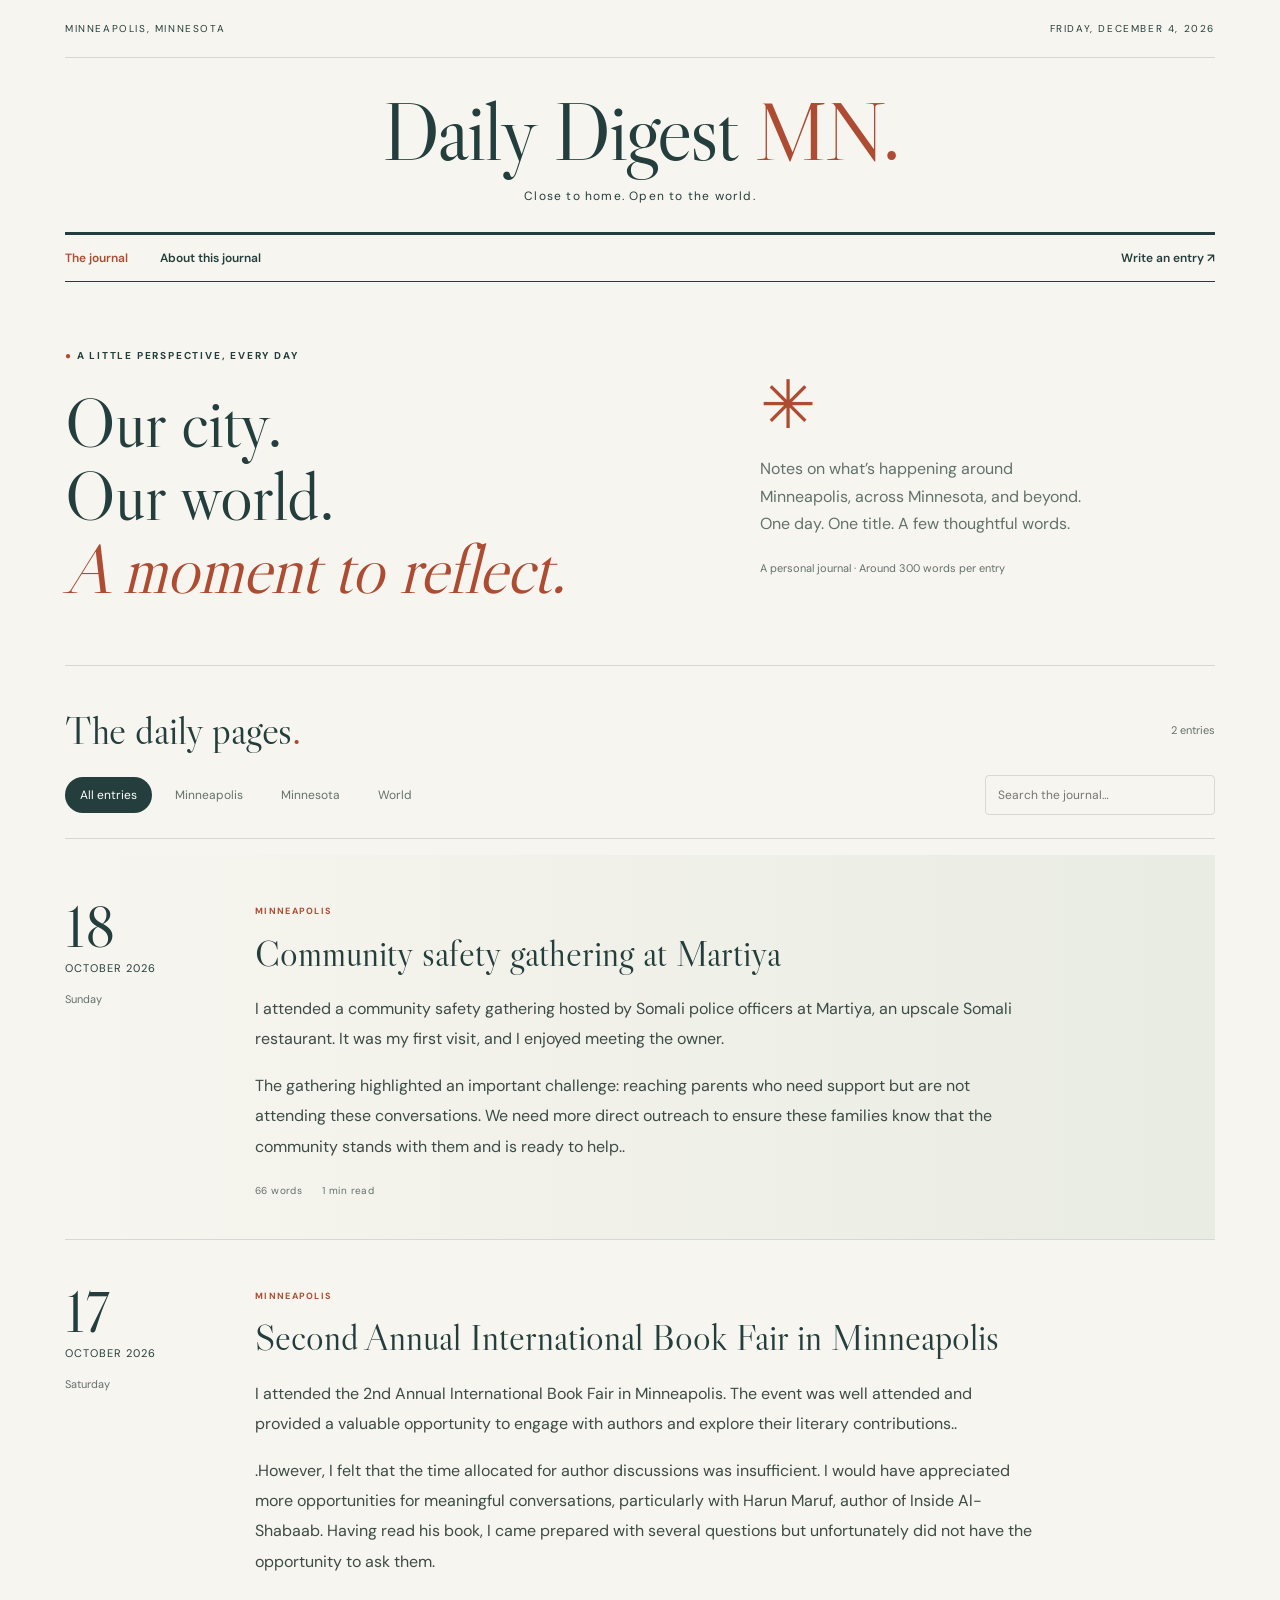
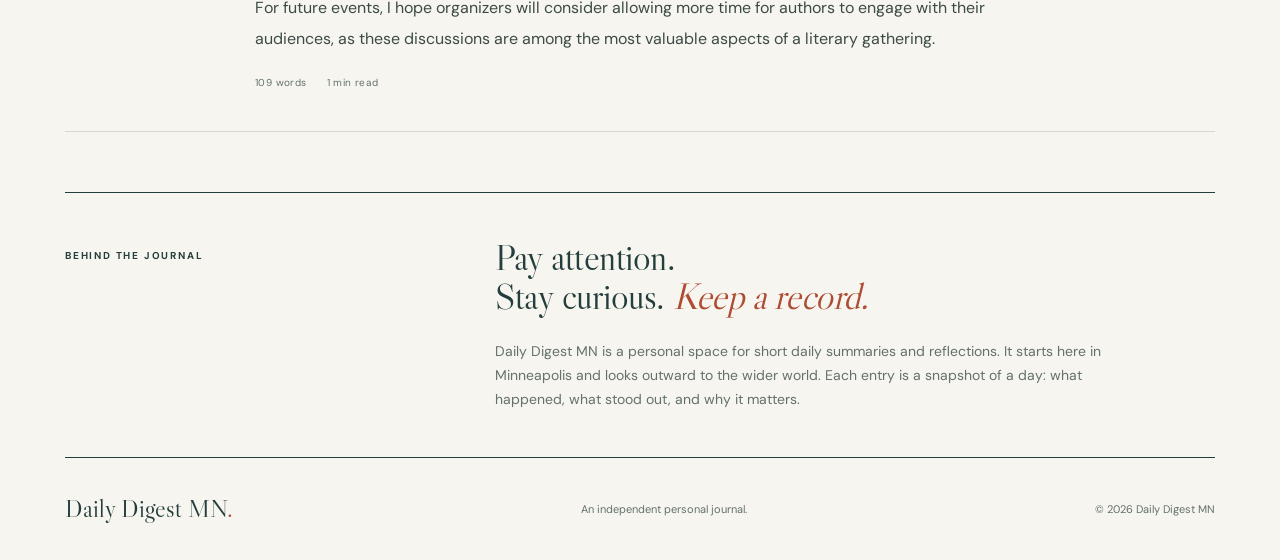
<file: index.html>
<!doctype html><html lang="en"><head><meta charset="utf-8"><meta name="viewport" content="width=device-width,initial-scale=1"><meta name="description" content="Daily Digest MN: a personal journal of Minneapolis, Minnesota, and the wider world, one thoughtful entry at a time."><title>Daily Digest MN — Close to home. Open to the world.</title><link rel="icon" href="favicon.svg"><link rel="stylesheet" href="styles.css"><script src="shared.js" defer></script><script src="app.js" defer></script></head><body><a class="skip" href="#journal">Skip to journal</a><header class="wrap"><div class="topline"><span>MINNEAPOLIS, MINNESOTA</span><span id="today">A DAILY JOURNAL</span></div><div class="masthead"><a href="./" class="wordmark">Daily Digest <em>MN</em><span class="dot">.</span></a><p>Close to home. Open to the world.</p></div><nav aria-label="Primary navigation"><a class="active" href="#journal">The journal</a><a href="#about">About this journal</a><a class="write-link" href="editor.html">Write an entry <span aria-hidden="true">↗</span></a></nav></header><main class="wrap"><section class="intro"><div><p class="eyebrow"><span class="dot">●</span> A LITTLE PERSPECTIVE, EVERY DAY</p><h1>Our city.<br>Our world.<br><em>A moment to reflect.</em></h1></div><div class="intro-aside"><div class="orb" aria-hidden="true">✳</div><p>Notes on what’s happening around Minneapolis, across Minnesota, and beyond. One day. One title. A few thoughtful words.</p><span class="small">A personal journal · Around 300 words per entry</span></div></section><section id="journal" aria-labelledby="journal-title"><div class="journal-heading"><h2 id="journal-title">The daily pages<span class="dot">.</span></h2><span id="entry-count" class="small"></span></div><div class="toolbar"><div class="filters" role="group" aria-label="Filter by topic"><button class="selected" data-topic="All" aria-pressed="true">All entries</button><button data-topic="Minneapolis" aria-pressed="false">Minneapolis</button><button data-topic="Minnesota" aria-pressed="false">Minnesota</button><button data-topic="World" aria-pressed="false">World</button></div><label class="search"><span class="sr-only">Search entries</span><input id="search" type="search" placeholder="Search the journal…"></label></div><p id="status" role="status">Opening the journal…</p><div id="entries"></div><button id="more" class="button secondary" hidden>Read earlier entries ↓</button><noscript><p>Please enable JavaScript to load the journal entries.</p></noscript></section><section class="about" id="about"><p class="eyebrow">BEHIND THE JOURNAL</p><h2>Pay attention.<br>Stay curious. <em>Keep a record.</em></h2><p>Daily Digest MN is a personal space for short daily summaries and reflections. It starts here in Minneapolis and looks outward to the wider world. Each entry is a snapshot of a day: what happened, what stood out, and why it matters.</p></section></main><footer class="wrap"><a class="footer-brand" href="./">Daily Digest MN<span class="dot">.</span></a><p>An independent personal journal.</p><span class="small">© <span id="year"></span> Daily Digest MN</span></footer></body></html>
</file>
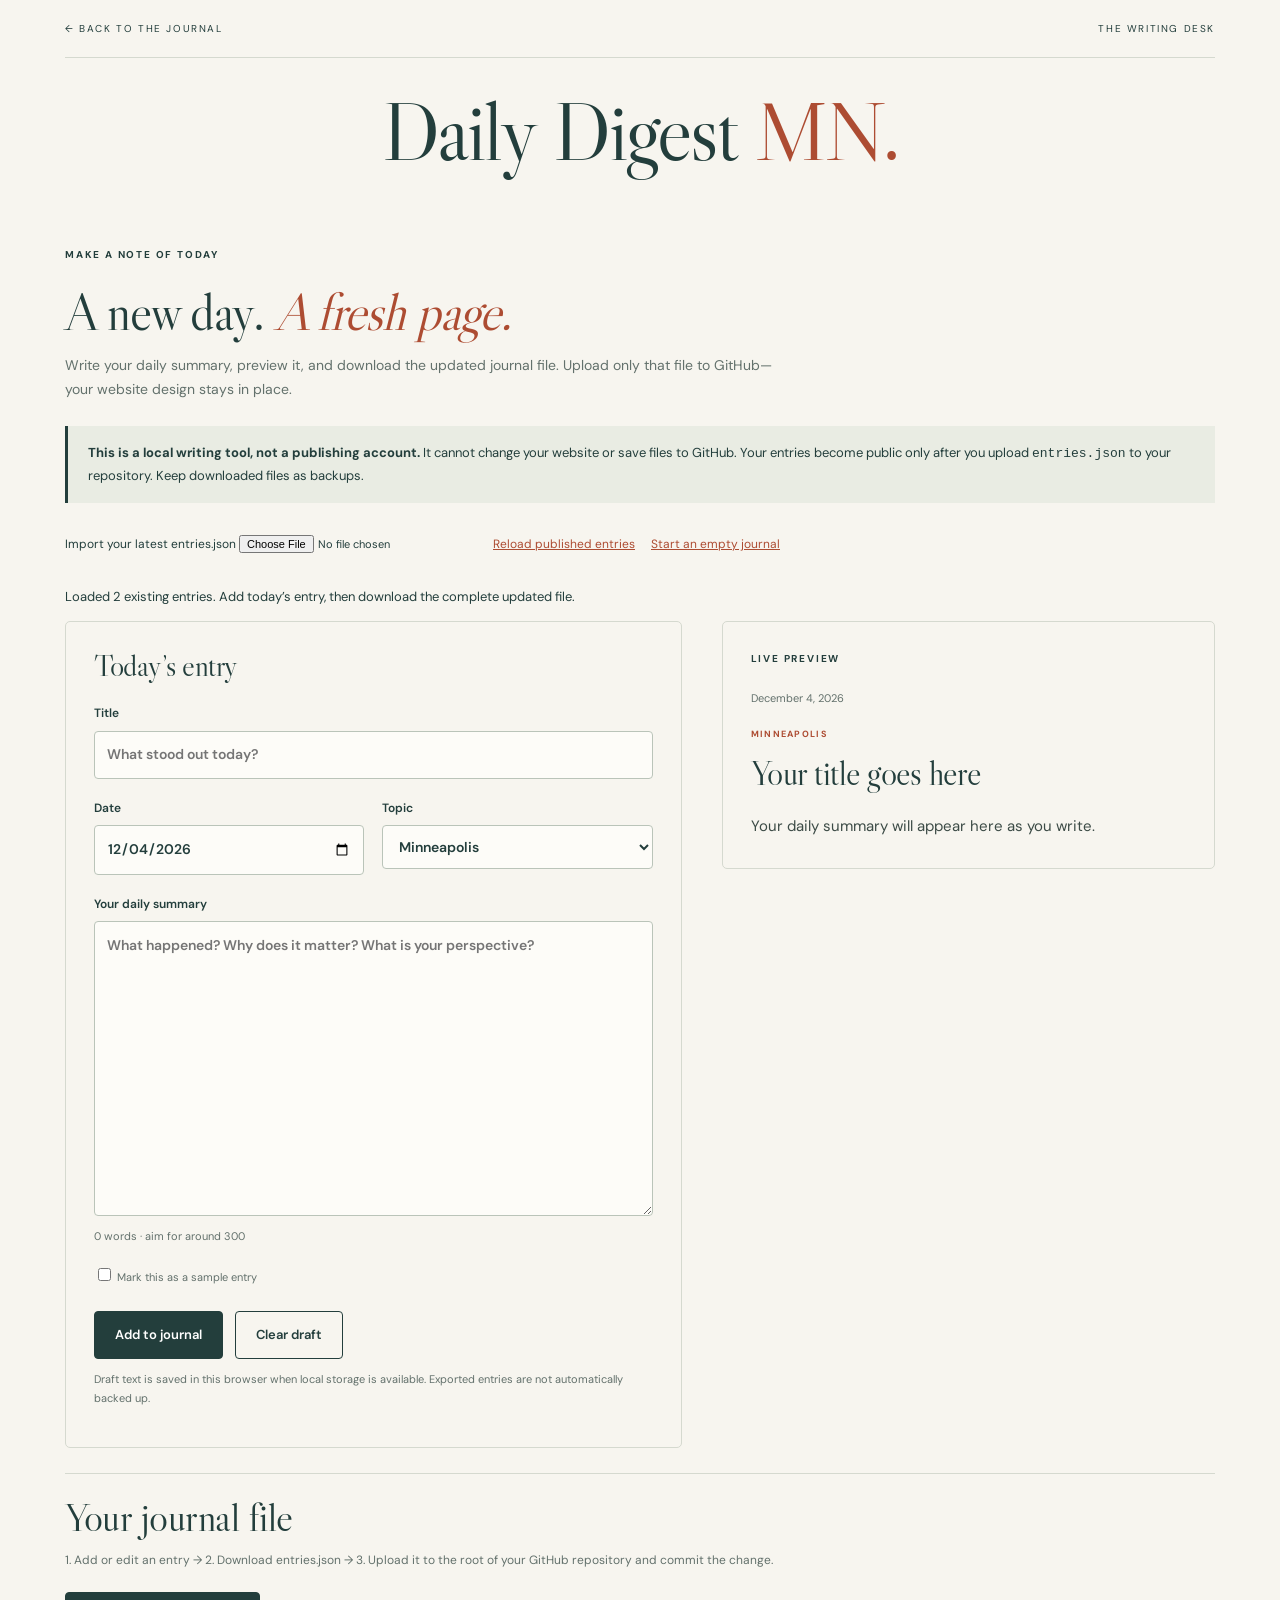
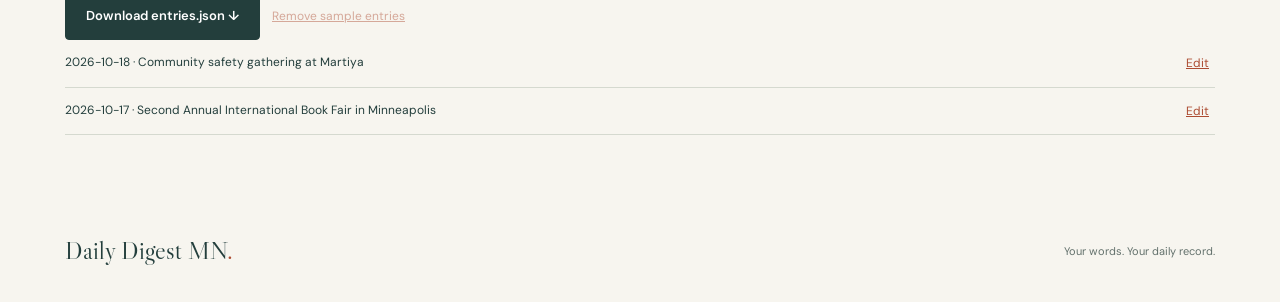
<file: editor.html>
<!doctype html><html lang="en"><head><meta charset="utf-8"><meta name="viewport" content="width=device-width,initial-scale=1"><title>Write an entry — Daily Digest MN</title><link rel="icon" href="favicon.svg"><link rel="stylesheet" href="styles.css"><script src="shared.js" defer></script><script src="editor.js" defer></script></head><body><header class="wrap"><div class="topline"><a href="./">← BACK TO THE JOURNAL</a><span>THE WRITING DESK</span></div><div class="masthead"><a class="wordmark" href="./">Daily Digest <em>MN</em><span class="dot">.</span></a></div></header><main class="wrap editor-main"><p class="eyebrow">MAKE A NOTE OF TODAY</p><h1 class="editor-title">A new day. <em>A fresh page.</em></h1><p class="editor-lead">Write your daily summary, preview it, and download the updated journal file. Upload only that file to GitHub—your website design stays in place.</p><div class="notice"><strong>This is a local writing tool, not a publishing account.</strong> It cannot change your website or save files to GitHub. Your entries become public only after you upload <code>entries.json</code> to your repository. Keep downloaded files as backups.</div><div class="load-tools"><label>Import your latest entries.json <input id="import" type="file" accept=".json,application/json"></label><button id="reload" class="text-button" type="button">Reload published entries</button><button id="new-journal" class="text-button" type="button">Start an empty journal</button></div><p id="editor-status" role="status">Loading existing entries…</p><div class="editor-grid"><section class="panel"><h2>Today’s entry</h2><form id="entry-form"><label class="field">Title<input id="title" maxlength="180" required placeholder="What stood out today?"></label><div class="two-fields"><label class="field">Date<input id="date" type="date" required></label><label class="field">Topic<select id="topic"><option>Minneapolis</option><option>Minnesota</option><option>World</option></select></label></div><label class="field">Your daily summary<textarea id="body" required placeholder="What happened? Why does it matter? What is your perspective?"></textarea></label><p id="word-count" class="word-count">0 words · aim for around 300</p><label class="helper"><input id="sample" type="checkbox"> Mark this as a sample entry</label><div class="editor-actions"><button class="button" id="save" type="submit" disabled>Add to journal</button><button class="button secondary" id="clear" type="button">Clear draft</button></div></form><p class="helper">Draft text is saved in this browser when local storage is available. Exported entries are not automatically backed up.</p></section><section class="panel" aria-labelledby="preview-label"><p class="eyebrow" id="preview-label">LIVE PREVIEW</p><p id="preview-date" class="small"></p><span id="preview-topic" class="topic"></span><h2 id="preview-title">Your title goes here</h2><div id="preview-body">Your daily summary will appear here as you write.</div></section></div><section class="collection"><h2>Your journal file</h2><p class="editor-flow">1. Add or edit an entry → 2. Download entries.json → 3. Upload it to the root of your GitHub repository and commit the change.</p><div class="editor-actions"><button class="button" id="download" disabled>Download entries.json ↓</button><button id="remove-samples" class="text-button" disabled>Remove sample entries</button></div><div id="saved-entries"></div></section></main><footer class="wrap"><a class="footer-brand" href="./">Daily Digest MN<span class="dot">.</span></a><p>Your words. Your daily record.</p></footer></body></html>
</file>
<file: styles.css>
@import url('https://fonts.googleapis.com/css2?family=DM+Sans:wght@400;500;600;700&family=Libre+Caslon+Display&display=swap');
:root{--paper:#f7f5ef;--ink:#233e3c;--muted:#63716c;--accent:#ad4c32;--line:#d5d9cf;--tint:#e9ece3}*{box-sizing:border-box}html{scroll-behavior:smooth;scroll-padding-top:25px}body{margin:0;background:var(--paper);color:var(--ink);font-family:'DM Sans',Arial,sans-serif;line-height:1.7}a{color:inherit;text-decoration:none}button,input,textarea,select{font:inherit}button,a,input,textarea,select{touch-action:manipulation}button{cursor:pointer}a:focus-visible,button:focus-visible,input:focus-visible,textarea:focus-visible,select:focus-visible{outline:3px solid var(--accent);outline-offset:4px}.wrap{width:calc(100% - 80px);max-width:1150px;margin:auto}.topline{display:flex;justify-content:space-between;padding:20px 0;border-bottom:1px solid var(--line);font-size:10px;letter-spacing:1.6px}.masthead{text-align:center;padding:27px 0 25px}.wordmark{font-family:'Libre Caslon Display',Georgia,serif;font-size:clamp(45px,6.8vw,83px);letter-spacing:-2px;line-height:1.1}.wordmark em{font-style:normal;color:var(--accent)}.dot{color:var(--accent)}.masthead p{font-size:12px;letter-spacing:1.2px;margin:10px 0 0}nav{display:flex;align-items:center;gap:32px;border-top:3px solid var(--ink);border-bottom:1px solid var(--ink);padding:13px 0;font-size:12px;font-weight:600}.write-link{margin-left:auto}.active{color:var(--accent)}.intro{display:grid;grid-template-columns:1.35fr 1fr;gap:80px;padding:65px 0 60px;border-bottom:1px solid var(--line);align-items:center}.eyebrow{font-size:10px;letter-spacing:1.8px;font-weight:700;margin:0 0 22px}h1,h2,h3{font-weight:400;line-height:1.06;font-family:'Libre Caslon Display',Georgia,serif;margin:0}h1{font-size:clamp(48px,5.4vw,69px);letter-spacing:-1px}h1 em,h2 em{font-weight:400;color:var(--accent)}.intro-aside{max-width:340px}.intro-aside p{font-size:16px;color:var(--muted)}.orb{font-size:67px;line-height:1;color:var(--accent)}.small{font-size:11px;color:var(--muted)}#journal{padding:43px 0 60px}.journal-heading{display:flex;align-items:center;justify-content:space-between;gap:15px}h2{font-size:40px;letter-spacing:-.5px}.toolbar{display:flex;gap:20px;align-items:center;justify-content:space-between;padding:23px 0;border-bottom:1px solid var(--line);margin-bottom:10px}.filters{display:flex;gap:8px;flex-wrap:wrap}.filters button{background:transparent;border:1px solid transparent;padding:7px 14px;border-radius:30px;color:var(--muted);font-size:12px}.filters button.selected{background:var(--ink);color:white}.search input{border:1px solid var(--line);background:transparent;border-radius:4px;padding:9px 12px;width:230px;font-size:12px;color:var(--ink)}.entry{display:grid;grid-template-columns:150px 1fr;gap:40px;padding:40px 0;border-bottom:1px solid var(--line);scroll-margin-top:25px}.date-day{font-family:'Libre Caslon Display',Georgia,serif;font-size:58px;line-height:1.1}.date-month{font-size:11px;letter-spacing:1px;text-transform:uppercase}.date-weekday{font-size:11px;color:var(--muted);margin-top:12px}.topic{display:inline-block;font-size:9px;font-weight:700;letter-spacing:1.3px;text-transform:uppercase;color:var(--accent);margin-bottom:12px}.entry h3{font-size:37px;max-width:800px;line-height:1.15}.entry h3 a:hover{color:var(--accent)}.entry-body{font-size:16px;line-height:1.9;max-width:780px;color:#3c4b46;margin:20px 0}.entry-body p{margin:0 0 16px}.entry-meta{font-size:10px;letter-spacing:.4px;color:var(--muted);display:flex;gap:20px;flex-wrap:wrap}.entry:first-child{background:linear-gradient(90deg,transparent,var(--tint));padding-right:26px}.sample-label{font-size:11px;background:#eee5d7;color:#76532e;padding:6px 10px;border-radius:4px;display:inline-block;margin-bottom:14px}.about{display:grid;grid-template-columns:1fr 2fr;gap:24px 70px;border-block:1px solid var(--ink);padding:45px 0}.about>.eyebrow{grid-row:span 2;margin-top:9px}.about p:last-child{max-width:650px;color:var(--muted);font-size:14px;margin:0}.about h2{font-size:37px}footer{padding:30px 0;display:flex;gap:25px;align-items:center;justify-content:space-between}footer p{font-size:11px;color:var(--muted)}.footer-brand{font-family:'Libre Caslon Display',Georgia,serif;font-size:25px}.button{display:inline-flex;justify-content:center;align-items:center;gap:12px;padding:12px 20px;border:1px solid var(--ink);border-radius:4px;background:var(--ink);color:white;font-size:13px;font-weight:600}.secondary{color:var(--ink);background:transparent}#more{margin-top:30px}.sr-only{position:absolute;width:1px;height:1px;overflow:hidden;clip:rect(0,0,0,0)}.skip{position:absolute;top:-100px;background:white;padding:12px;z-index:5}.skip:focus{top:10px}[hidden]{display:none!important}.editor-main{padding:45px 0 65px}.editor-title{font-size:52px}.editor-lead{max-width:720px;color:var(--muted);font-size:14px}.notice{background:var(--tint);border-left:3px solid var(--ink);padding:16px 20px;font-size:13px;margin:24px 0}.editor-grid{display:grid;grid-template-columns:1.25fr 1fr;gap:40px;align-items:start}.panel{border:1px solid var(--line);border-radius:5px;padding:28px}.panel h2{font-size:30px;margin-bottom:22px}.field{display:block;margin-bottom:19px;font-size:12px;font-weight:600}.field input,.field textarea,.field select{display:block;width:100%;border:1px solid #bac4b9;background:#fdfcf8;border-radius:4px;padding:11px 12px;margin-top:7px;color:var(--ink);font-size:14px}.field textarea{min-height:295px;resize:vertical;line-height:1.75}.two-fields{display:grid;grid-template-columns:1fr 1fr;gap:18px}.editor-actions{display:flex;gap:12px;flex-wrap:wrap;margin-top:22px}.helper{font-size:11px;color:var(--muted);font-weight:400}.word-count{margin:-8px 0 16px;font-size:11px;color:var(--muted)}#editor-status{font-size:13px;white-space:pre-line}#preview-title{font-size:34px;overflow-wrap:anywhere}#preview-body{white-space:pre-wrap;font-size:15px;color:#3c4b46;line-height:1.85;overflow-wrap:anywhere}.load-tools{display:flex;gap:16px;align-items:center;flex-wrap:wrap;margin:25px 0}.load-tools label{font-size:12px}.load-tools input{font-size:11px;max-width:260px}.text-button{background:transparent;border:0;text-decoration:underline;color:var(--accent);padding:6px 0;font-size:12px}button:disabled{opacity:.45;cursor:not-allowed}.collection{margin-top:25px;border-top:1px solid var(--line);padding-top:22px}.saved-entry{padding:12px 0;border-bottom:1px solid var(--line);display:flex;justify-content:space-between;gap:16px;font-size:12px}.saved-entry button{background:transparent;border:0;color:var(--accent);text-decoration:underline}.editor-flow{font-size:12px;color:var(--muted)}@media(max-width:760px){.wrap{width:calc(100% - 36px)}.topline{font-size:8px;letter-spacing:.7px}nav{gap:20px;font-size:11px}.intro{grid-template-columns:1fr;gap:25px;padding:40px 0}.intro-aside{max-width:none}.orb{display:none}.intro-aside p{font-size:14px}.toolbar{align-items:stretch;flex-direction:column;gap:15px}.search input{width:100%}.filters button{padding:6px 11px}.entry{grid-template-columns:1fr;gap:14px;padding:28px 0}.entry-date{display:flex;align-items:baseline;gap:8px}.date-day{font-size:25px}.date-weekday{margin:0 0 0 auto}.entry h3{font-size:31px}.entry-body{font-size:15px}.entry:first-child{padding-right:12px}.about{grid-template-columns:1fr;gap:18px;padding:30px 0}.about>.eyebrow{grid-row:auto;margin:0}.about h2{font-size:34px}footer{flex-wrap:wrap;gap:8px}footer p{margin:0}.editor-grid{grid-template-columns:1fr;gap:20px}.panel{padding:20px}.editor-title{font-size:43px}.two-fields{gap:12px}}@media(prefers-reduced-motion:reduce){html{scroll-behavior:auto}}
</file>
